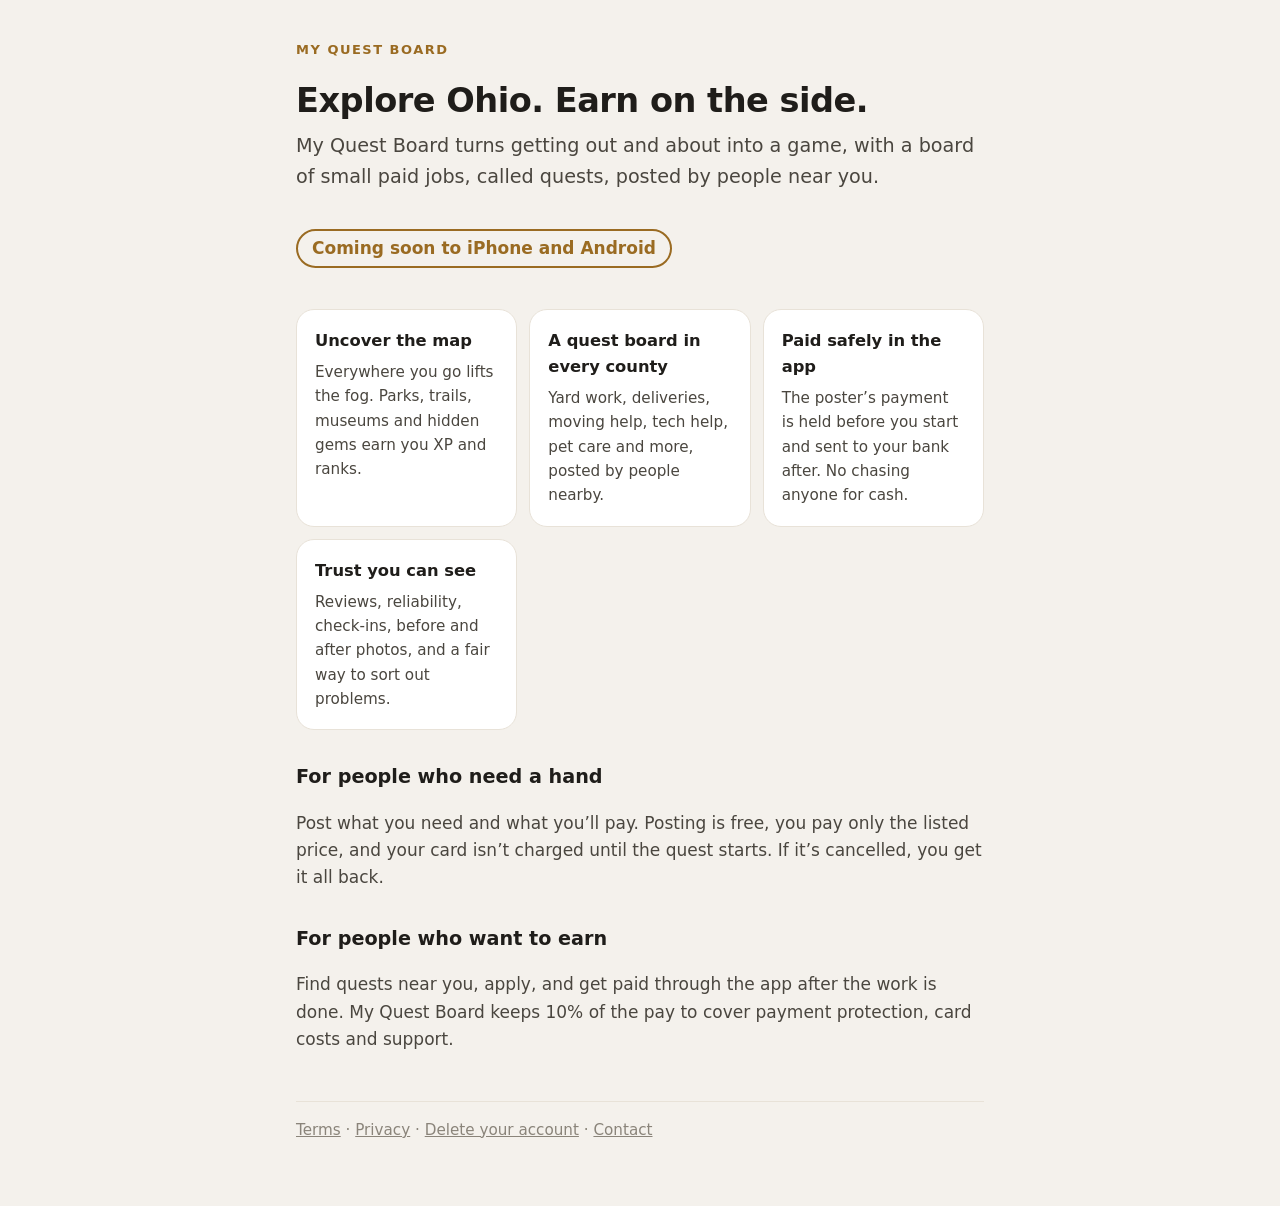
<file: index.html>
<!doctype html>
<html lang="en">
<head>
<meta charset="utf-8">
<meta name="viewport" content="width=device-width, initial-scale=1">
<title>My Quest Board</title>
<meta name="description" content="Explore Ohio and earn on the side. Uncover the map, visit places worth seeing, and pick up paid quests posted by people nearby.">
<link rel="stylesheet" href="/style.css">
</head>
<body>
<main>
<p class="brand">My Quest Board</p>
<h1>Explore Ohio. Earn on the side.</h1>
<p class="lead">My Quest Board turns getting out and about into a game, with a board of small paid jobs, called quests, posted by people near you.</p>
<p class="badge">Coming soon to iPhone and Android</p>

<div class="cards">
  <div class="card">
    <h3>Uncover the map</h3>
    <p>Everywhere you go lifts the fog. Parks, trails, museums and hidden gems earn you XP and ranks.</p>
  </div>
  <div class="card">
    <h3>A quest board in every county</h3>
    <p>Yard work, deliveries, moving help, tech help, pet care and more, posted by people nearby.</p>
  </div>
  <div class="card">
    <h3>Paid safely in the app</h3>
    <p>The poster’s payment is held before you start and sent to your bank after. No chasing anyone for cash.</p>
  </div>
  <div class="card">
    <h3>Trust you can see</h3>
    <p>Reviews, reliability, check-ins, before and after photos, and a fair way to sort out problems.</p>
  </div>
</div>

<h2>For people who need a hand</h2>
<p>Post what you need and what you’ll pay. Posting is free, you pay only the listed price, and your card isn’t charged until the quest starts. If it’s cancelled, you get it all back.</p>

<h2>For people who want to earn</h2>
<p>Find quests near you, apply, and get paid through the app after the work is done. My Quest Board keeps 10% of the pay to cover payment protection, card costs and support.</p>

<footer>
  <a href="/terms.html">Terms</a> ·
  <a href="/privacy.html">Privacy</a> ·
  <a href="/delete-account.html">Delete your account</a> ·
  <a href="mailto:adamayers@myquestboard.com">Contact</a>
</footer>
</main>
</body>
</html>
</file>
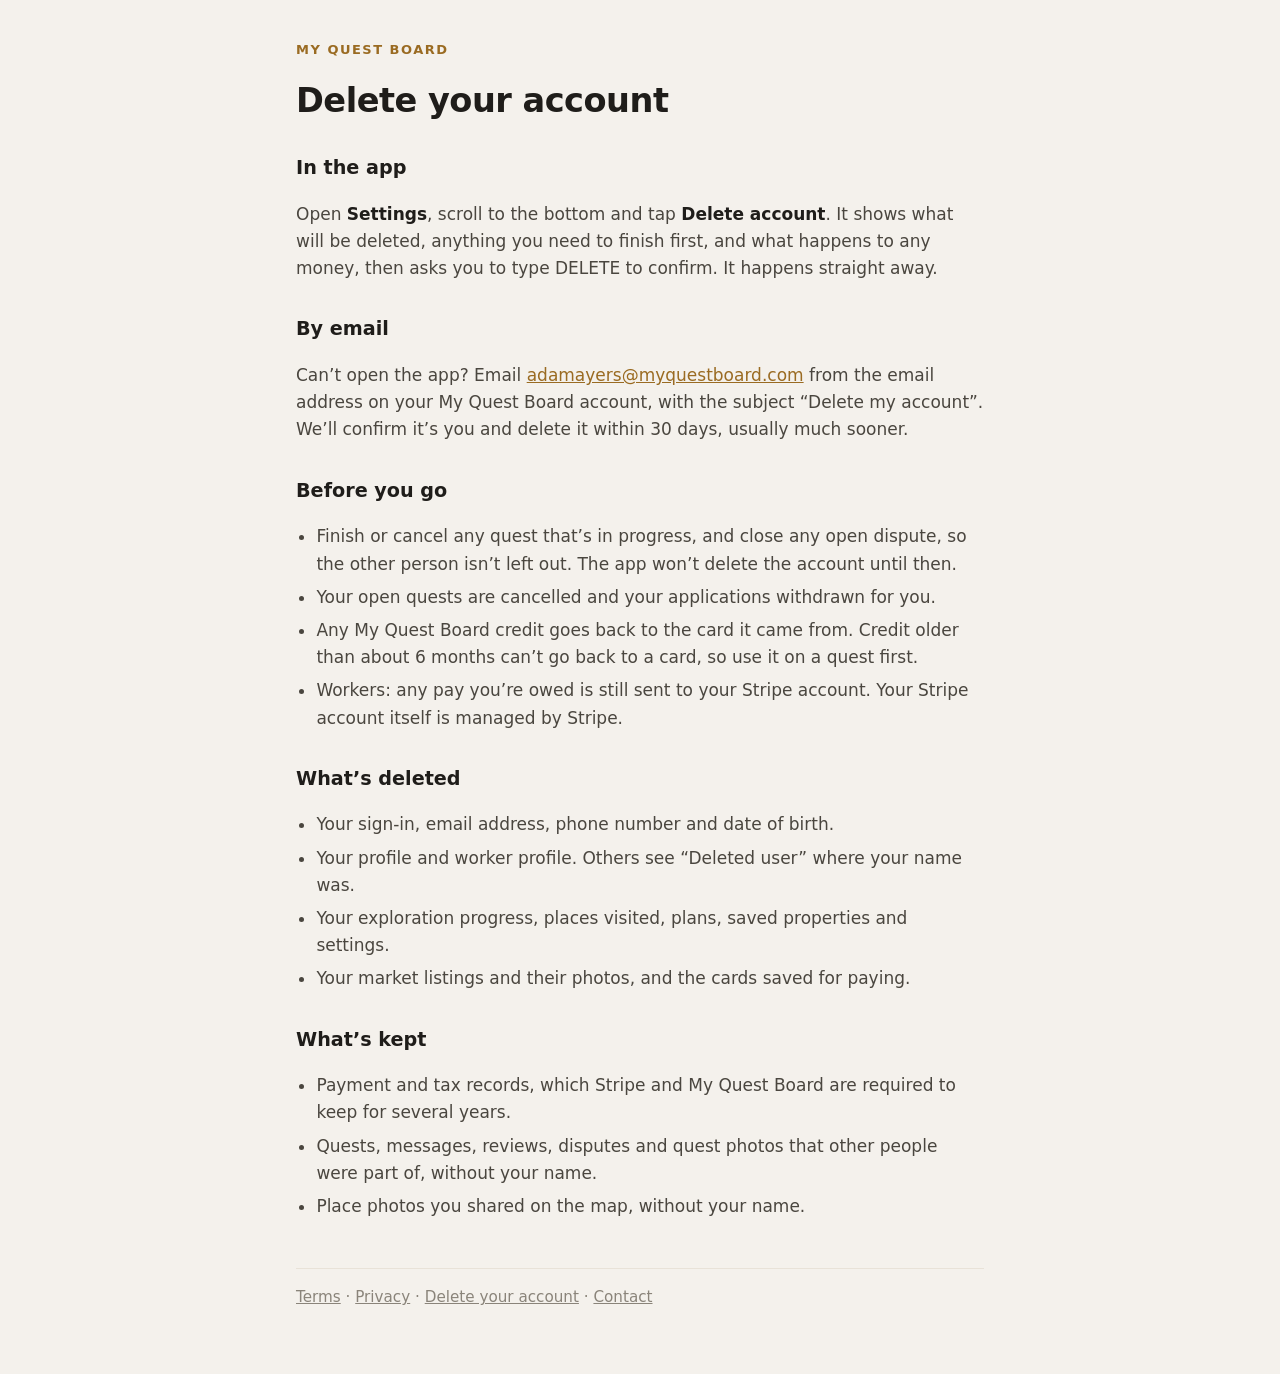
<file: delete-account.html>
<!doctype html>
<html lang="en">
<head>
<meta charset="utf-8">
<meta name="viewport" content="width=device-width, initial-scale=1">
<title>Delete your account · My Quest Board</title>
<meta name="description" content="How to delete your My Quest Board account and what happens to your information.">
<link rel="stylesheet" href="/style.css">
</head>
<body>
<main>
<p class="brand"><a href="/">My Quest Board</a></p>
<h1>Delete your account</h1>

<h2>In the app</h2>
<p>Open <strong>Settings</strong>, scroll to the bottom and tap <strong>Delete account</strong>. It shows what will be deleted, anything you need to finish first, and what happens to any money, then asks you to type DELETE to confirm. It happens straight away.</p>

<h2>By email</h2>
<p>Can’t open the app? Email <a href="mailto:adamayers@myquestboard.com?subject=Delete%20my%20account">adamayers@myquestboard.com</a> from the email address on your My Quest Board account, with the subject “Delete my account”. We’ll confirm it’s you and delete it within 30 days, usually much sooner.</p>

<h2>Before you go</h2>
<ul>
  <li>Finish or cancel any quest that’s in progress, and close any open dispute, so the other person isn’t left out. The app won’t delete the account until then.</li>
  <li>Your open quests are cancelled and your applications withdrawn for you.</li>
  <li>Any My Quest Board credit goes back to the card it came from. Credit older than about 6 months can’t go back to a card, so use it on a quest first.</li>
  <li>Workers: any pay you’re owed is still sent to your Stripe account. Your Stripe account itself is managed by Stripe.</li>
</ul>

<h2>What’s deleted</h2>
<ul>
  <li>Your sign-in, email address, phone number and date of birth.</li>
  <li>Your profile and worker profile. Others see “Deleted user” where your name was.</li>
  <li>Your exploration progress, places visited, plans, saved properties and settings.</li>
  <li>Your market listings and their photos, and the cards saved for paying.</li>
</ul>

<h2>What’s kept</h2>
<ul>
  <li>Payment and tax records, which Stripe and My Quest Board are required to keep for several years.</li>
  <li>Quests, messages, reviews, disputes and quest photos that other people were part of, without your name.</li>
  <li>Place photos you shared on the map, without your name.</li>
</ul>

<footer>
  <a href="/terms.html">Terms</a> ·
  <a href="/privacy.html">Privacy</a> ·
  <a href="/delete-account.html">Delete your account</a> ·
  <a href="mailto:adamayers@myquestboard.com">Contact</a>
</footer>
</main>
</body>
</html>
</file>
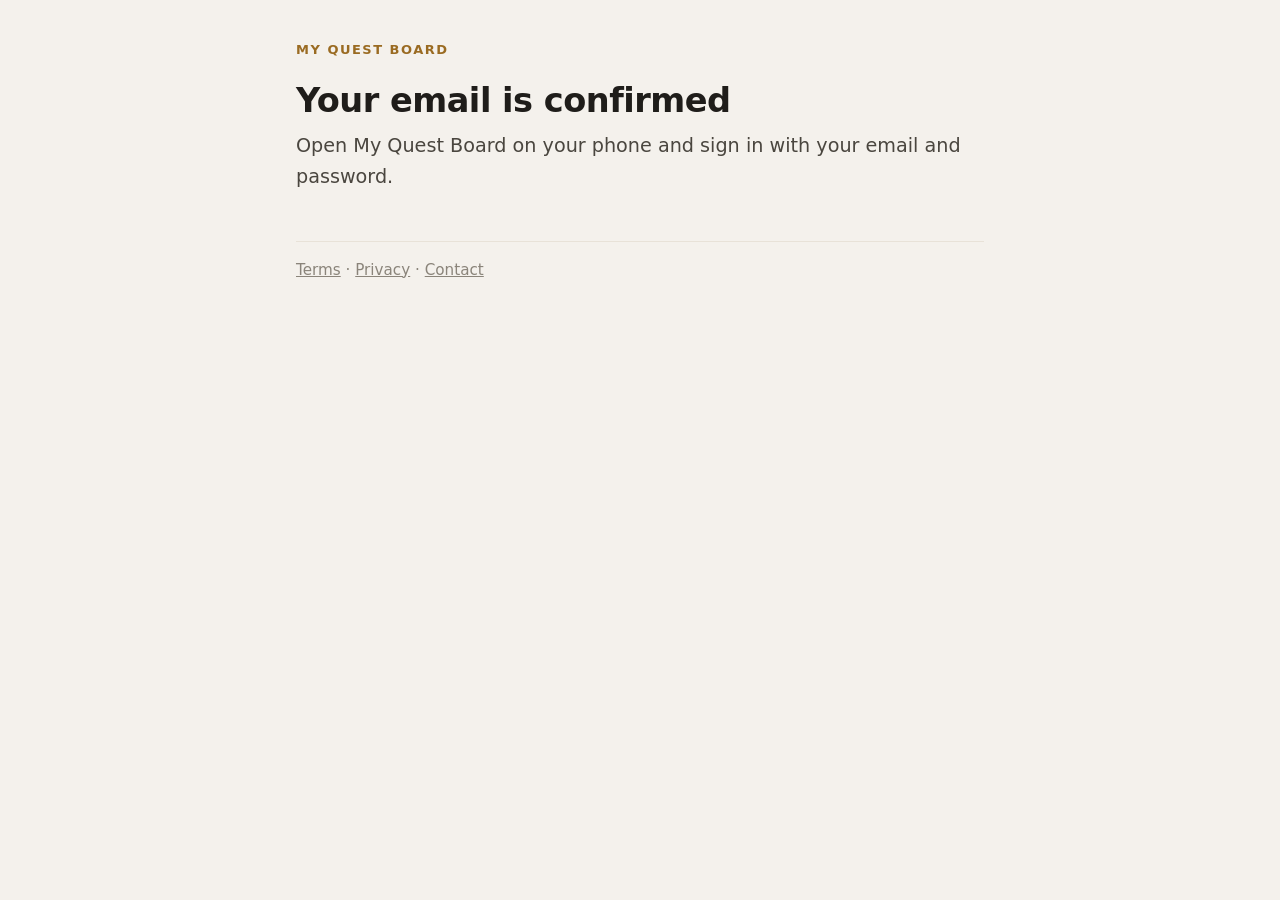
<file: open.html>
<!doctype html>
<html lang="en">
<head>
<meta charset="utf-8">
<meta name="viewport" content="width=device-width, initial-scale=1">
<meta name="robots" content="noindex">
<title>Open My Quest Board</title>
<link rel="stylesheet" href="/style.css">
</head>
<body>
<main>
<p class="brand"><a href="/">My Quest Board</a></p>
<!--
  Where My Quest Board's email links land (sign-up confirmation and password
  reset). Supabase has already checked the link and adds a one-time ?code=...
  This page hands that code to the app (myquestboard://auth/confirm or
  myquestboard://auth/reset), which finishes signing in. The code only works
  on the phone that asked for the email, so on a computer this page says what
  to do instead. ?to=confirm or ?to=reset says which email it was.
-->
<div id="phone" hidden>
  <h1 id="phone-title">Opening My Quest Board…</h1>
  <p class="lead" id="phone-text">If it doesn’t open by itself, tap the button.</p>
  <p><a class="button" id="open" href="#">Open My Quest Board</a></p>
  <p class="muted">Don’t have the app yet? It’s coming soon to iPhone and Android.</p>
</div>
<div id="computer" hidden>
  <h1 id="computer-title">Your email is confirmed</h1>
  <p class="lead" id="computer-text">Open My Quest Board on your phone and sign in with your email and password.</p>
</div>
<div id="failed" hidden>
  <h1>That link didn’t work</h1>
  <p class="lead" id="reason">It may have expired or already been used.</p>
  <p id="failed-next">Ask for a new one in the app.</p>
</div>
<footer>
  <a href="/terms.html">Terms</a> ·
  <a href="/privacy.html">Privacy</a> ·
  <a href="mailto:adamayers@myquestboard.com">Contact</a>
</footer>
</main>
<script>
  var params = new URLSearchParams(location.search.slice(1) + "&" + location.hash.slice(1));
  var to = params.get("to") === "reset" ? "reset" : "confirm";
  var code = params.get("code");
  var onPhone = /Android|iPhone|iPad|iPod/i.test(navigator.userAgent);
  function show(id) {
    ["phone", "computer", "failed"].forEach(function (x) { document.getElementById(x).hidden = x !== id; });
  }
  function text(id, value) { document.getElementById(id).textContent = value; }

  if (params.get("error") || params.get("error_code")) {
    if (params.get("error_code") === "otp_expired") text("reason", "The link has expired or was already used.");
    text("failed-next", to === "reset"
      ? "Ask for a new reset link in the app: Forgot password? on the sign-in screen."
      : "If you’ve already confirmed your email, just sign in. Otherwise, sign in to get a new confirmation link.");
    show("failed");
  } else if (onPhone && code) {
    var appUrl = "myquestboard://auth/" + to + "?code=" + encodeURIComponent(code);
    document.getElementById("open").href = appUrl;
    if (to === "reset") text("phone-title", "Opening My Quest Board to reset your password…");
    show("phone");
    location.href = appUrl;
  } else if (to === "reset") {
    text("computer-title", "Open this on your phone");
    text("computer-text", "Password resets finish in the app. Open the reset email on the phone you asked for it on, and tap the button again.");
    show("computer");
  } else {
    // Supabase confirms the email before sending people here, so it's done.
    show("computer");
  }
</script>
</body>
</html>
</file>
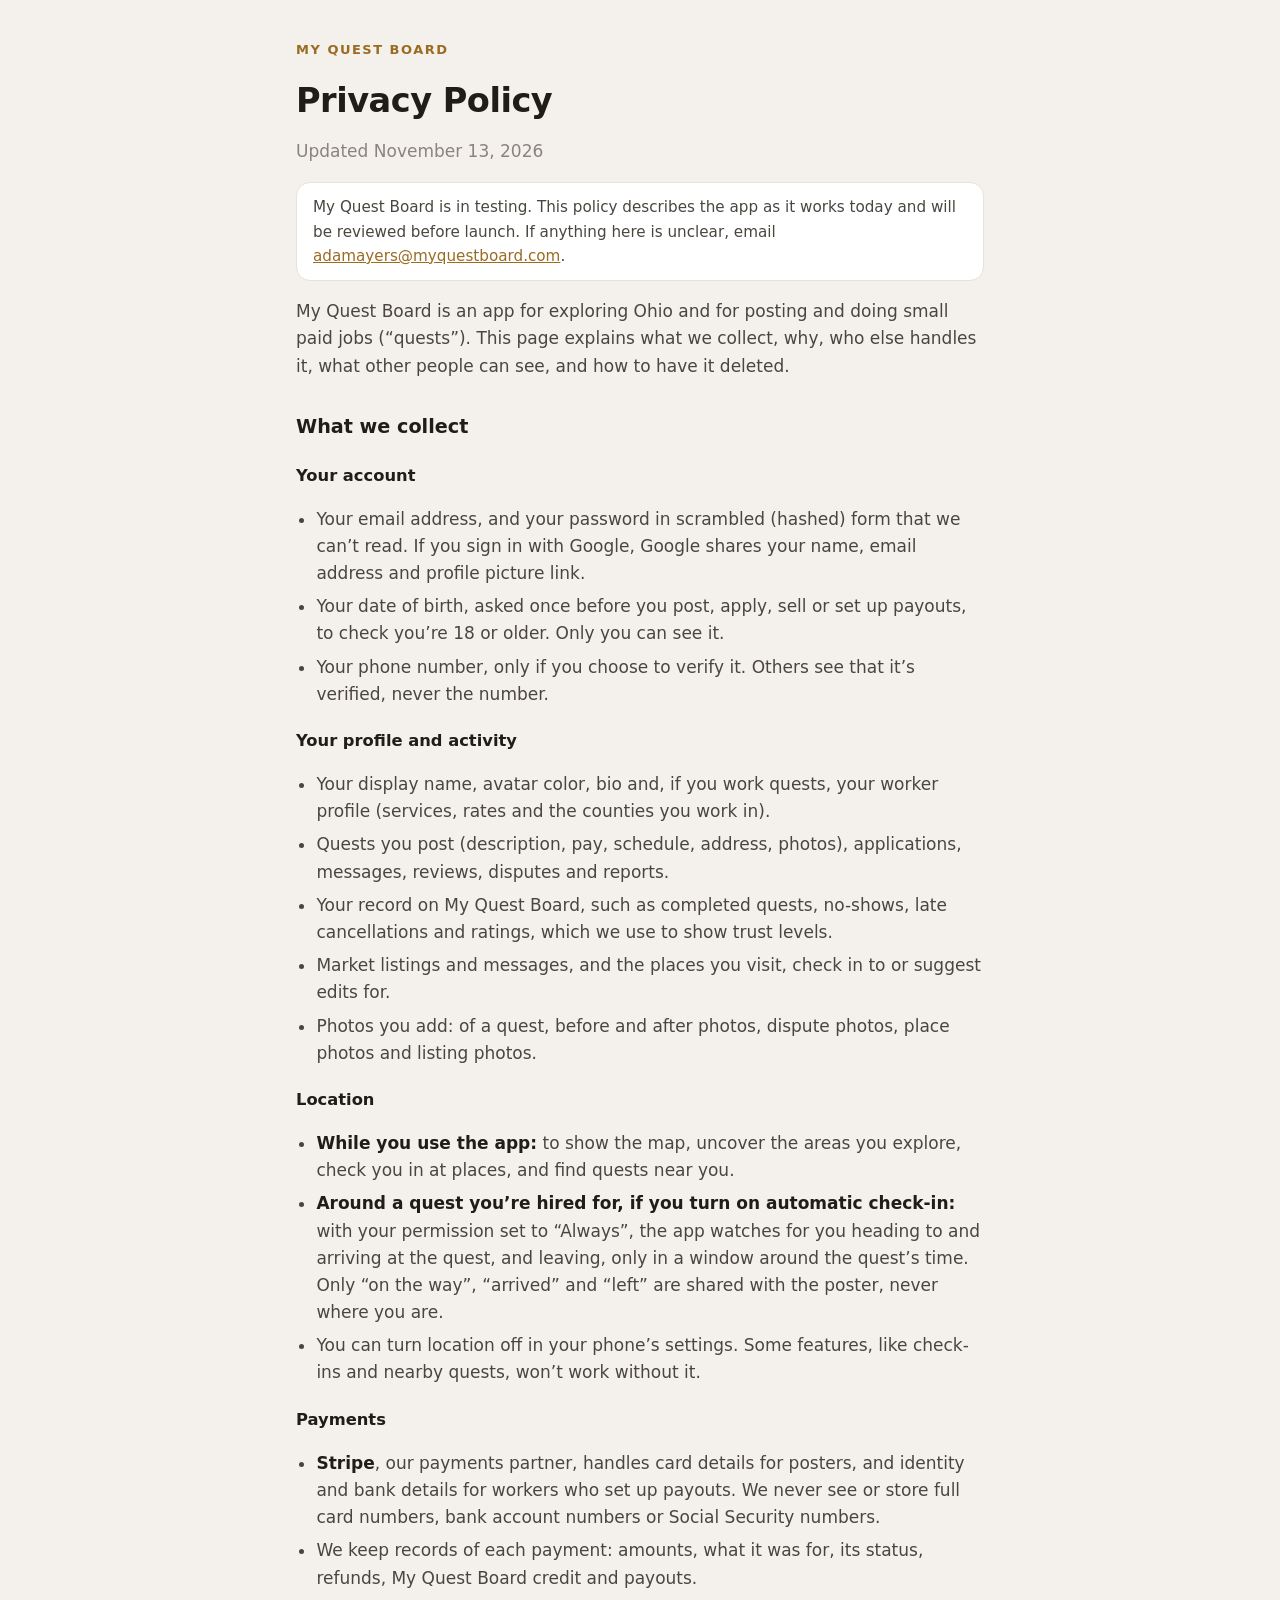
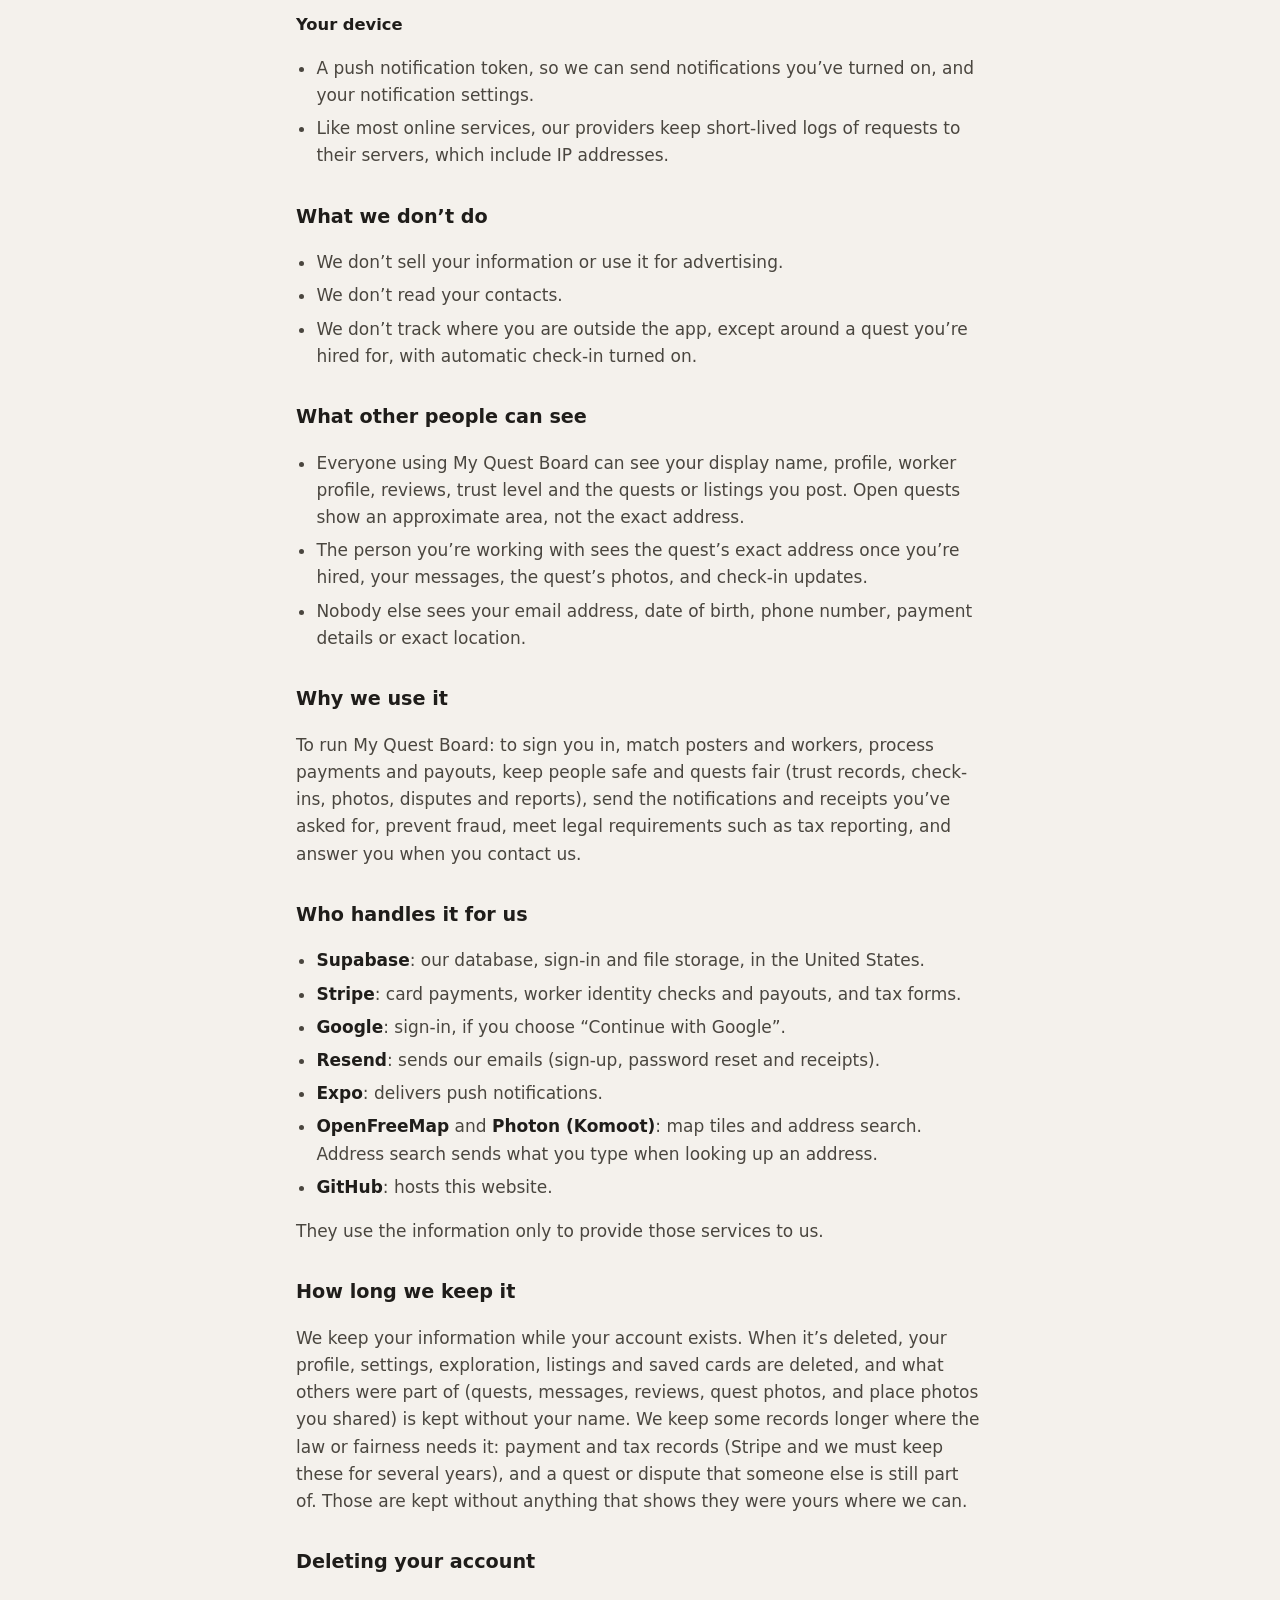
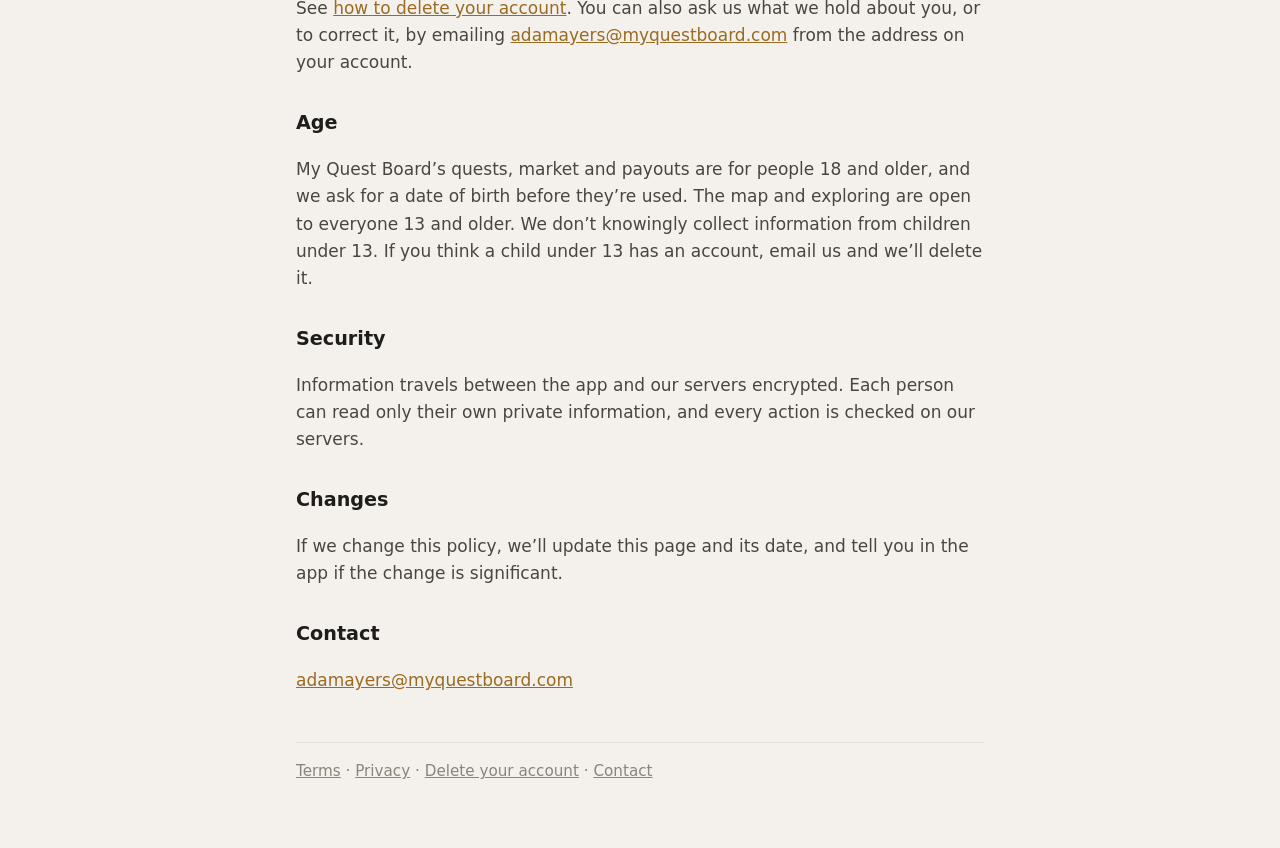
<file: privacy.html>
<!doctype html>
<html lang="en">
<head>
<meta charset="utf-8">
<meta name="viewport" content="width=device-width, initial-scale=1">
<title>Privacy Policy · My Quest Board</title>
<meta name="description" content="What My Quest Board collects, why, who handles it, and how to have it deleted.">
<link rel="stylesheet" href="/style.css">
</head>
<body>
<main>
<p class="brand"><a href="/">My Quest Board</a></p>
<h1>Privacy Policy</h1>
<p class="muted">Updated November 13, 2026</p>
<p class="note">My Quest Board is in testing. This policy describes the app as it works today and will be reviewed before launch. If anything here is unclear, email <a href="mailto:adamayers@myquestboard.com">adamayers@myquestboard.com</a>.</p>

<p>My Quest Board is an app for exploring Ohio and for posting and doing small paid jobs (“quests”). This page explains what we collect, why, who else handles it, what other people can see, and how to have it deleted.</p>

<h2>What we collect</h2>
<h3>Your account</h3>
<ul>
  <li>Your email address, and your password in scrambled (hashed) form that we can’t read. If you sign in with Google, Google shares your name, email address and profile picture link.</li>
  <li>Your date of birth, asked once before you post, apply, sell or set up payouts, to check you’re 18 or older. Only you can see it.</li>
  <li>Your phone number, only if you choose to verify it. Others see that it’s verified, never the number.</li>
</ul>
<h3>Your profile and activity</h3>
<ul>
  <li>Your display name, avatar color, bio and, if you work quests, your worker profile (services, rates and the counties you work in).</li>
  <li>Quests you post (description, pay, schedule, address, photos), applications, messages, reviews, disputes and reports.</li>
  <li>Your record on My Quest Board, such as completed quests, no-shows, late cancellations and ratings, which we use to show trust levels.</li>
  <li>Market listings and messages, and the places you visit, check in to or suggest edits for.</li>
  <li>Photos you add: of a quest, before and after photos, dispute photos, place photos and listing photos.</li>
</ul>
<h3>Location</h3>
<ul>
  <li><strong>While you use the app:</strong> to show the map, uncover the areas you explore, check you in at places, and find quests near you.</li>
  <li><strong>Around a quest you’re hired for, if you turn on automatic check-in:</strong> with your permission set to “Always”, the app watches for you heading to and arriving at the quest, and leaving, only in a window around the quest’s time. Only “on the way”, “arrived” and “left” are shared with the poster, never where you are.</li>
  <li>You can turn location off in your phone’s settings. Some features, like check-ins and nearby quests, won’t work without it.</li>
</ul>
<h3>Payments</h3>
<ul>
  <li><strong>Stripe</strong>, our payments partner, handles card details for posters, and identity and bank details for workers who set up payouts. We never see or store full card numbers, bank account numbers or Social Security numbers.</li>
  <li>We keep records of each payment: amounts, what it was for, its status, refunds, My Quest Board credit and payouts.</li>
</ul>
<h3>Your device</h3>
<ul>
  <li>A push notification token, so we can send notifications you’ve turned on, and your notification settings.</li>
  <li>Like most online services, our providers keep short-lived logs of requests to their servers, which include IP addresses.</li>
</ul>

<h2>What we don’t do</h2>
<ul>
  <li>We don’t sell your information or use it for advertising.</li>
  <li>We don’t read your contacts.</li>
  <li>We don’t track where you are outside the app, except around a quest you’re hired for, with automatic check-in turned on.</li>
</ul>

<h2>What other people can see</h2>
<ul>
  <li>Everyone using My Quest Board can see your display name, profile, worker profile, reviews, trust level and the quests or listings you post. Open quests show an approximate area, not the exact address.</li>
  <li>The person you’re working with sees the quest’s exact address once you’re hired, your messages, the quest’s photos, and check-in updates.</li>
  <li>Nobody else sees your email address, date of birth, phone number, payment details or exact location.</li>
</ul>

<h2>Why we use it</h2>
<p>To run My Quest Board: to sign you in, match posters and workers, process payments and payouts, keep people safe and quests fair (trust records, check-ins, photos, disputes and reports), send the notifications and receipts you’ve asked for, prevent fraud, meet legal requirements such as tax reporting, and answer you when you contact us.</p>

<h2>Who handles it for us</h2>
<ul>
  <li><strong>Supabase</strong>: our database, sign-in and file storage, in the United States.</li>
  <li><strong>Stripe</strong>: card payments, worker identity checks and payouts, and tax forms.</li>
  <li><strong>Google</strong>: sign-in, if you choose “Continue with Google”.</li>
  <li><strong>Resend</strong>: sends our emails (sign-up, password reset and receipts).</li>
  <li><strong>Expo</strong>: delivers push notifications.</li>
  <li><strong>OpenFreeMap</strong> and <strong>Photon (Komoot)</strong>: map tiles and address search. Address search sends what you type when looking up an address.</li>
  <li><strong>GitHub</strong>: hosts this website.</li>
</ul>
<p>They use the information only to provide those services to us.</p>

<h2>How long we keep it</h2>
<p>We keep your information while your account exists. When it’s deleted, your profile, settings, exploration, listings and saved cards are deleted, and what others were part of (quests, messages, reviews, quest photos, and place photos you shared) is kept without your name. We keep some records longer where the law or fairness needs it: payment and tax records (Stripe and we must keep these for several years), and a quest or dispute that someone else is still part of. Those are kept without anything that shows they were yours where we can.</p>

<h2>Deleting your account</h2>
<p>See <a href="/delete-account.html">how to delete your account</a>. You can also ask us what we hold about you, or to correct it, by emailing <a href="mailto:adamayers@myquestboard.com">adamayers@myquestboard.com</a> from the address on your account.</p>

<h2>Age</h2>
<p>My Quest Board’s quests, market and payouts are for people 18 and older, and we ask for a date of birth before they’re used. The map and exploring are open to everyone 13 and older. We don’t knowingly collect information from children under 13. If you think a child under 13 has an account, email us and we’ll delete it.</p>

<h2>Security</h2>
<p>Information travels between the app and our servers encrypted. Each person can read only their own private information, and every action is checked on our servers.</p>

<h2>Changes</h2>
<p>If we change this policy, we’ll update this page and its date, and tell you in the app if the change is significant.</p>

<h2>Contact</h2>
<p><a href="mailto:adamayers@myquestboard.com">adamayers@myquestboard.com</a></p>

<footer>
  <a href="/terms.html">Terms</a> ·
  <a href="/privacy.html">Privacy</a> ·
  <a href="/delete-account.html">Delete your account</a> ·
  <a href="mailto:adamayers@myquestboard.com">Contact</a>
</footer>
</main>
</body>
</html>
</file>
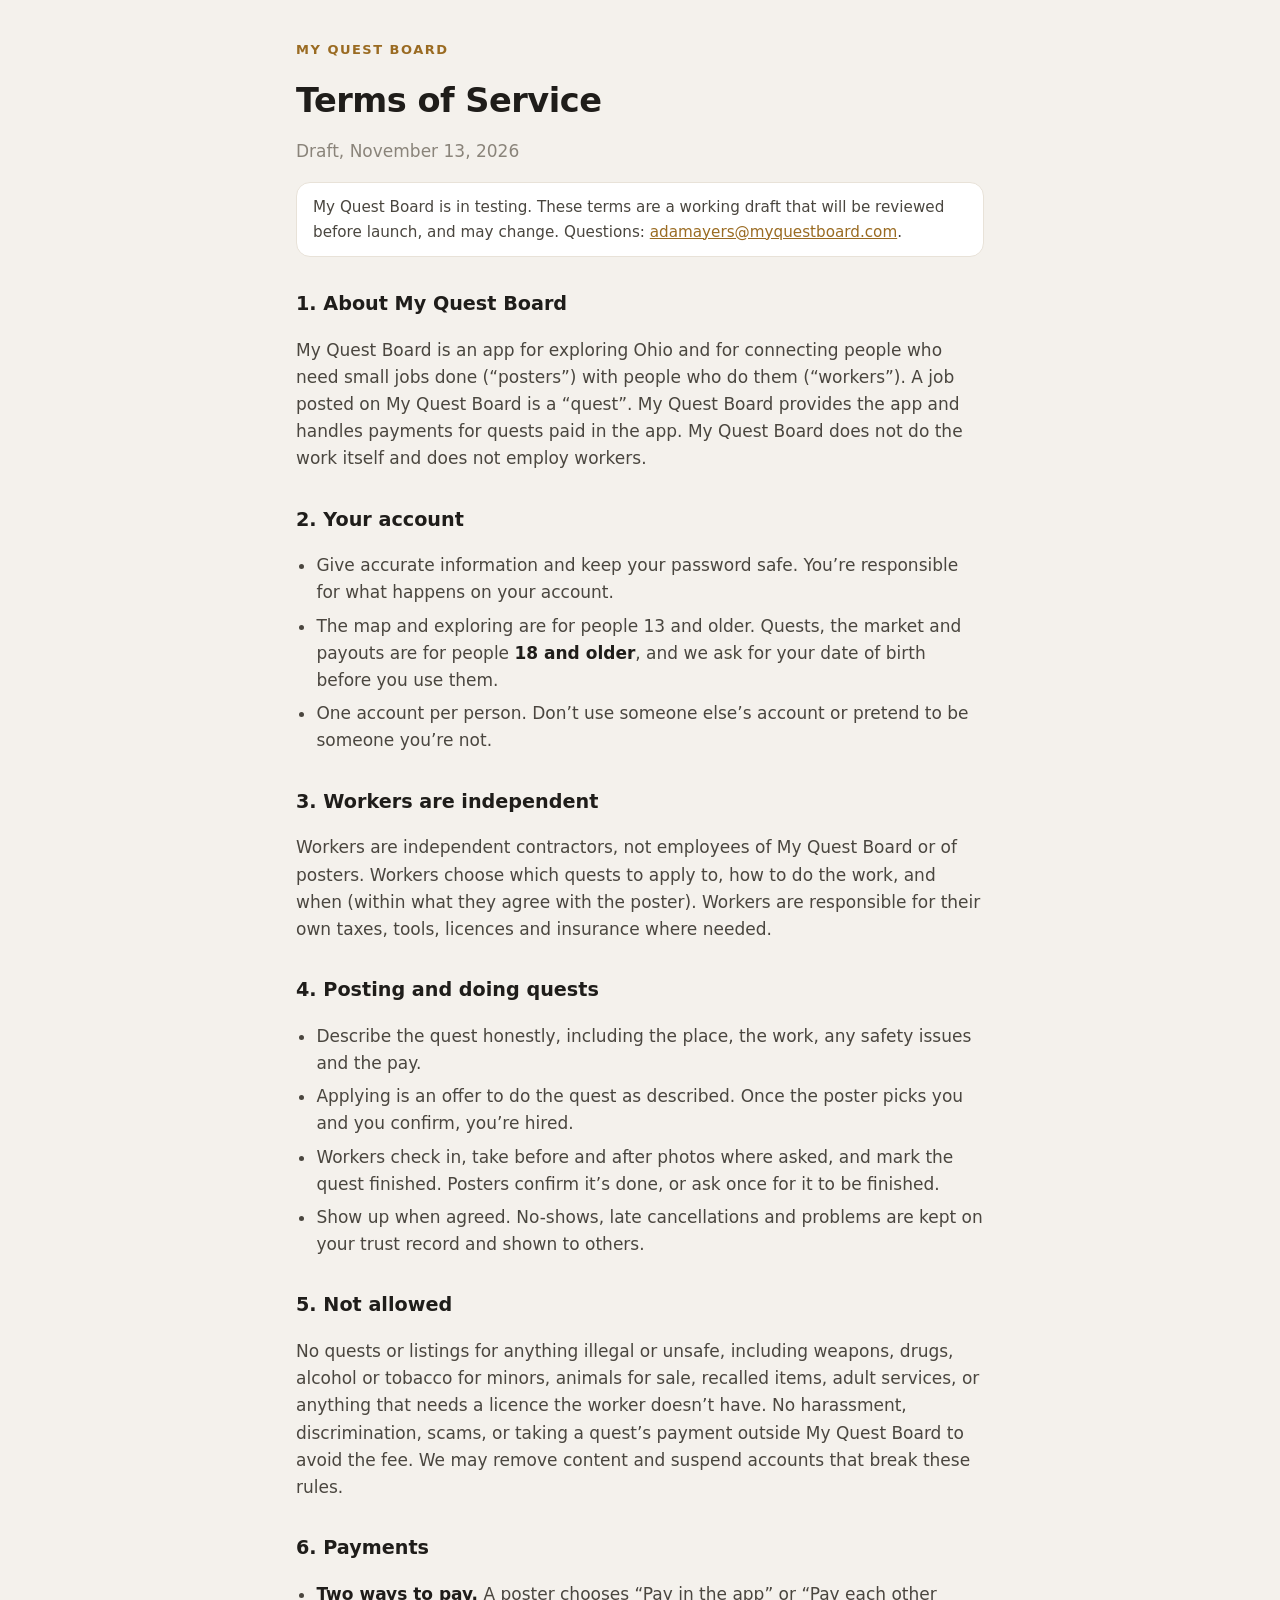
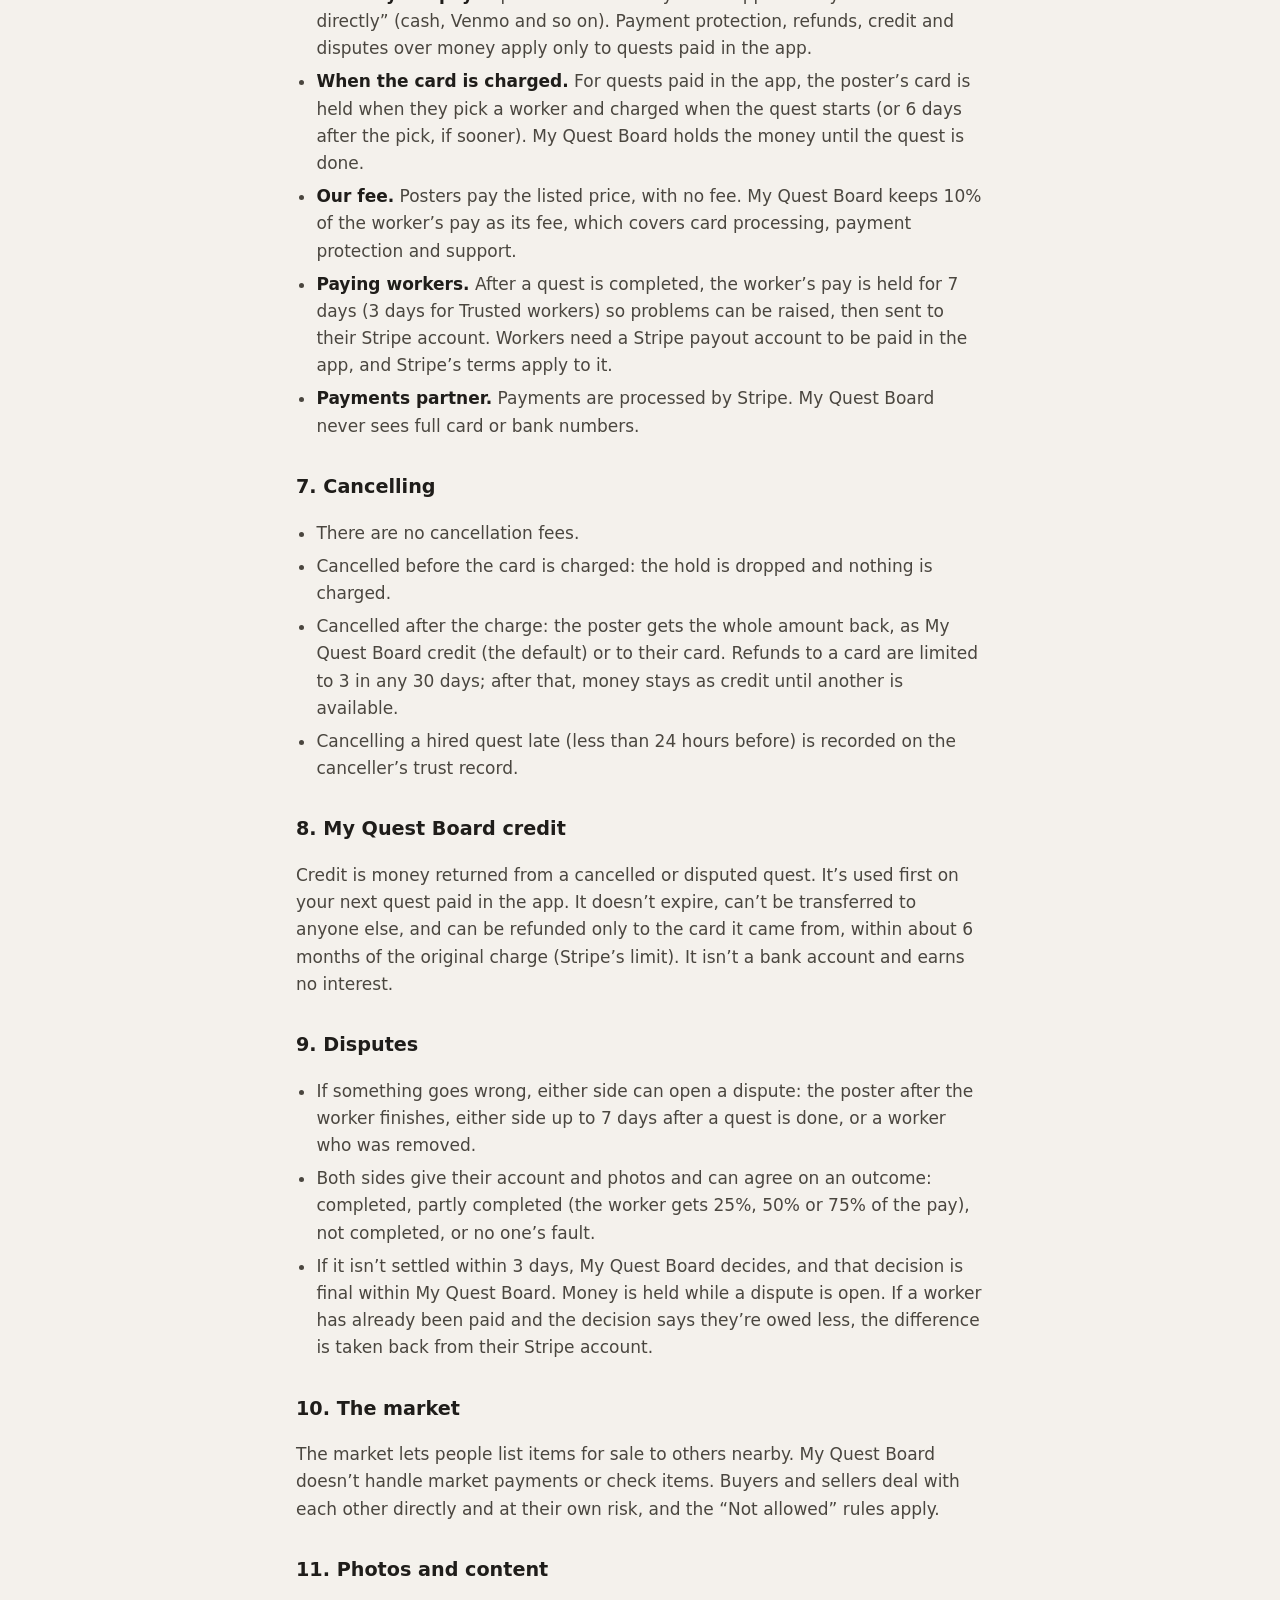
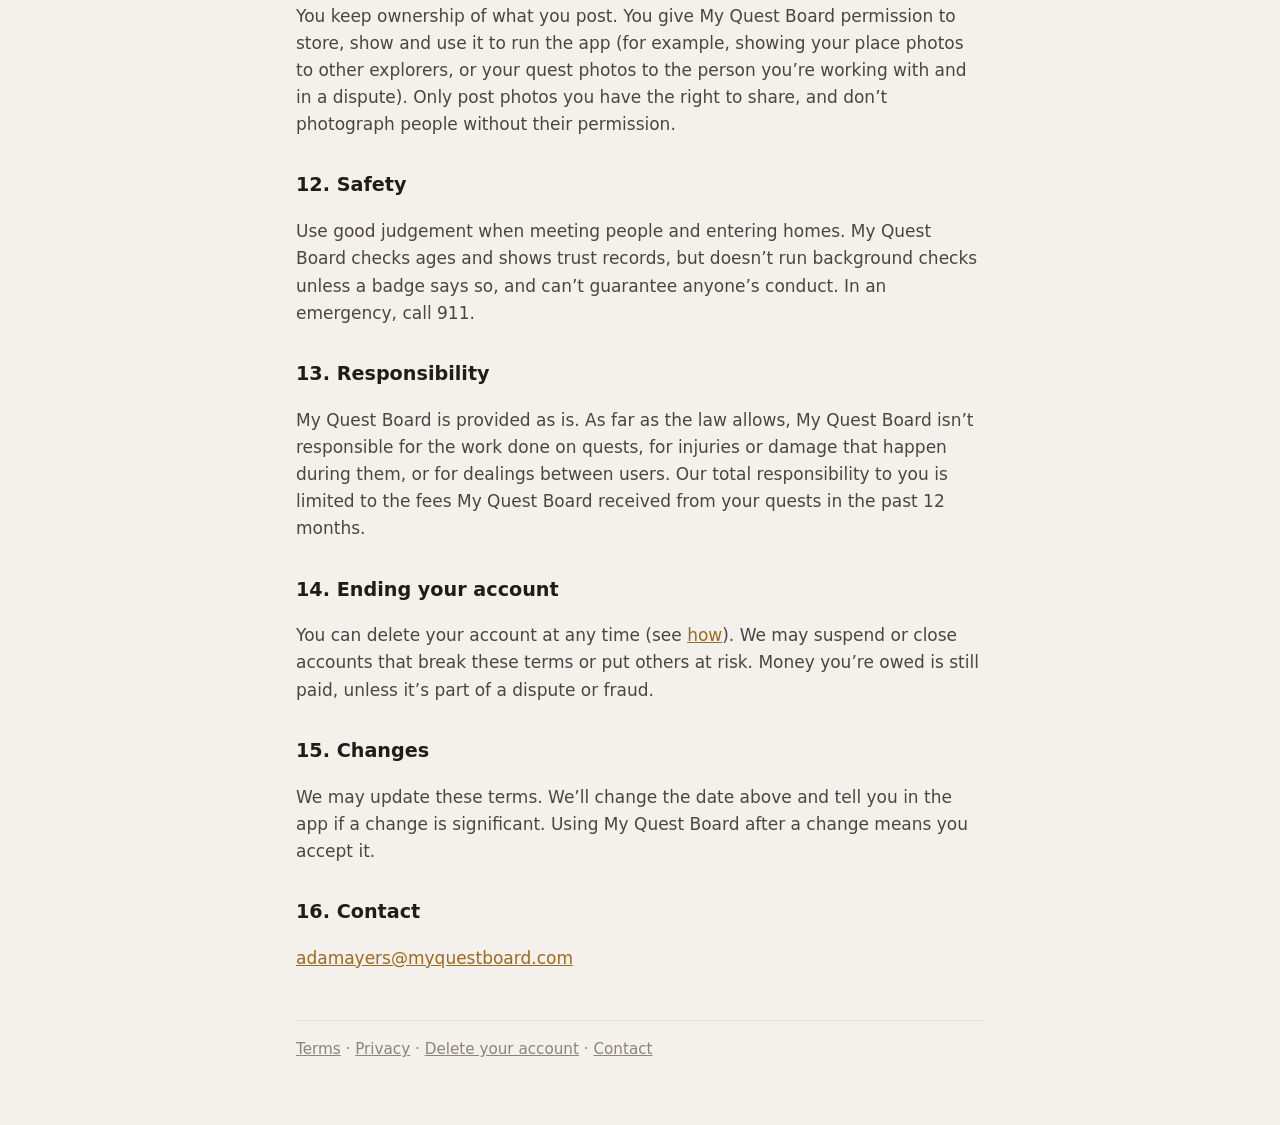
<file: terms.html>
<!doctype html>
<html lang="en">
<head>
<meta charset="utf-8">
<meta name="viewport" content="width=device-width, initial-scale=1">
<title>Terms of Service · My Quest Board</title>
<meta name="description" content="The rules for using My Quest Board: quests, payments, fees, cancellations, disputes and the market.">
<link rel="stylesheet" href="/style.css">
</head>
<body>
<main>
<p class="brand"><a href="/">My Quest Board</a></p>
<h1>Terms of Service</h1>
<p class="muted">Draft, November 13, 2026</p>
<p class="note">My Quest Board is in testing. These terms are a working draft that will be reviewed before launch, and may change. Questions: <a href="mailto:adamayers@myquestboard.com">adamayers@myquestboard.com</a>.</p>

<h2>1. About My Quest Board</h2>
<p>My Quest Board is an app for exploring Ohio and for connecting people who need small jobs done (“posters”) with people who do them (“workers”). A job posted on My Quest Board is a “quest”. My Quest Board provides the app and handles payments for quests paid in the app. My Quest Board does not do the work itself and does not employ workers.</p>

<h2>2. Your account</h2>
<ul>
  <li>Give accurate information and keep your password safe. You’re responsible for what happens on your account.</li>
  <li>The map and exploring are for people 13 and older. Quests, the market and payouts are for people <strong>18 and older</strong>, and we ask for your date of birth before you use them.</li>
  <li>One account per person. Don’t use someone else’s account or pretend to be someone you’re not.</li>
</ul>

<h2>3. Workers are independent</h2>
<p>Workers are independent contractors, not employees of My Quest Board or of posters. Workers choose which quests to apply to, how to do the work, and when (within what they agree with the poster). Workers are responsible for their own taxes, tools, licences and insurance where needed.</p>

<h2>4. Posting and doing quests</h2>
<ul>
  <li>Describe the quest honestly, including the place, the work, any safety issues and the pay.</li>
  <li>Applying is an offer to do the quest as described. Once the poster picks you and you confirm, you’re hired.</li>
  <li>Workers check in, take before and after photos where asked, and mark the quest finished. Posters confirm it’s done, or ask once for it to be finished.</li>
  <li>Show up when agreed. No-shows, late cancellations and problems are kept on your trust record and shown to others.</li>
</ul>

<h2>5. Not allowed</h2>
<p>No quests or listings for anything illegal or unsafe, including weapons, drugs, alcohol or tobacco for minors, animals for sale, recalled items, adult services, or anything that needs a licence the worker doesn’t have. No harassment, discrimination, scams, or taking a quest’s payment outside My Quest Board to avoid the fee. We may remove content and suspend accounts that break these rules.</p>

<h2>6. Payments</h2>
<ul>
  <li><strong>Two ways to pay.</strong> A poster chooses “Pay in the app” or “Pay each other directly” (cash, Venmo and so on). Payment protection, refunds, credit and disputes over money apply only to quests paid in the app.</li>
  <li><strong>When the card is charged.</strong> For quests paid in the app, the poster’s card is held when they pick a worker and charged when the quest starts (or 6 days after the pick, if sooner). My Quest Board holds the money until the quest is done.</li>
  <li><strong>Our fee.</strong> Posters pay the listed price, with no fee. My Quest Board keeps 10% of the worker’s pay as its fee, which covers card processing, payment protection and support.</li>
  <li><strong>Paying workers.</strong> After a quest is completed, the worker’s pay is held for 7 days (3 days for Trusted workers) so problems can be raised, then sent to their Stripe account. Workers need a Stripe payout account to be paid in the app, and Stripe’s terms apply to it.</li>
  <li><strong>Payments partner.</strong> Payments are processed by Stripe. My Quest Board never sees full card or bank numbers.</li>
</ul>

<h2>7. Cancelling</h2>
<ul>
  <li>There are no cancellation fees.</li>
  <li>Cancelled before the card is charged: the hold is dropped and nothing is charged.</li>
  <li>Cancelled after the charge: the poster gets the whole amount back, as My Quest Board credit (the default) or to their card. Refunds to a card are limited to 3 in any 30 days; after that, money stays as credit until another is available.</li>
  <li>Cancelling a hired quest late (less than 24 hours before) is recorded on the canceller’s trust record.</li>
</ul>

<h2>8. My Quest Board credit</h2>
<p>Credit is money returned from a cancelled or disputed quest. It’s used first on your next quest paid in the app. It doesn’t expire, can’t be transferred to anyone else, and can be refunded only to the card it came from, within about 6 months of the original charge (Stripe’s limit). It isn’t a bank account and earns no interest.</p>

<h2>9. Disputes</h2>
<ul>
  <li>If something goes wrong, either side can open a dispute: the poster after the worker finishes, either side up to 7 days after a quest is done, or a worker who was removed.</li>
  <li>Both sides give their account and photos and can agree on an outcome: completed, partly completed (the worker gets 25%, 50% or 75% of the pay), not completed, or no one’s fault.</li>
  <li>If it isn’t settled within 3 days, My Quest Board decides, and that decision is final within My Quest Board. Money is held while a dispute is open. If a worker has already been paid and the decision says they’re owed less, the difference is taken back from their Stripe account.</li>
</ul>

<h2>10. The market</h2>
<p>The market lets people list items for sale to others nearby. My Quest Board doesn’t handle market payments or check items. Buyers and sellers deal with each other directly and at their own risk, and the “Not allowed” rules apply.</p>

<h2>11. Photos and content</h2>
<p>You keep ownership of what you post. You give My Quest Board permission to store, show and use it to run the app (for example, showing your place photos to other explorers, or your quest photos to the person you’re working with and in a dispute). Only post photos you have the right to share, and don’t photograph people without their permission.</p>

<h2>12. Safety</h2>
<p>Use good judgement when meeting people and entering homes. My Quest Board checks ages and shows trust records, but doesn’t run background checks unless a badge says so, and can’t guarantee anyone’s conduct. In an emergency, call 911.</p>

<h2>13. Responsibility</h2>
<p>My Quest Board is provided as is. As far as the law allows, My Quest Board isn’t responsible for the work done on quests, for injuries or damage that happen during them, or for dealings between users. Our total responsibility to you is limited to the fees My Quest Board received from your quests in the past 12 months.</p>

<h2>14. Ending your account</h2>
<p>You can delete your account at any time (see <a href="/delete-account.html">how</a>). We may suspend or close accounts that break these terms or put others at risk. Money you’re owed is still paid, unless it’s part of a dispute or fraud.</p>

<h2>15. Changes</h2>
<p>We may update these terms. We’ll change the date above and tell you in the app if a change is significant. Using My Quest Board after a change means you accept it.</p>

<h2>16. Contact</h2>
<p><a href="mailto:adamayers@myquestboard.com">adamayers@myquestboard.com</a></p>

<footer>
  <a href="/terms.html">Terms</a> ·
  <a href="/privacy.html">Privacy</a> ·
  <a href="/delete-account.html">Delete your account</a> ·
  <a href="mailto:adamayers@myquestboard.com">Contact</a>
</footer>
</main>
</body>
</html>
</file>
<file: style.css>
:root {
  --bg: #f4f1ec;
  --card: #ffffff;
  --text: #1f1d1a;
  --soft: #4a463f;
  --muted: #8a847a;
  --line: #e8e2d8;
  --accent: #9a6b22;
  --on-accent: #ffffff;
}
@media (prefers-color-scheme: dark) {
  :root {
    --bg: #14120f;
    --card: #1d1a16;
    --text: #f3eee6;
    --soft: #cfc6b8;
    --muted: #9a917f;
    --line: #2e2a24;
    --accent: #ffc94a;
    --on-accent: #241a07;
  }
}
* { box-sizing: border-box; }
body {
  margin: 0;
  background: var(--bg);
  color: var(--text);
  font: 17px/1.6 system-ui, -apple-system, "Segoe UI", Roboto, sans-serif;
}
main { max-width: 720px; margin: 0 auto; padding: 40px 16px 64px; }
.brand {
  margin: 0 0 20px;
  font-size: 13px;
  font-weight: 800;
  letter-spacing: 1.5px;
  text-transform: uppercase;
  color: var(--accent);
}
.brand a { color: inherit; text-decoration: none; }
h1 { font-size: 2.1rem; line-height: 1.2; margin: 0 0 10px; letter-spacing: -0.5px; }
h2 { font-size: 1.2rem; margin: 32px 0 8px; }
h3 { font-size: 1.02rem; margin: 20px 0 4px; }
p, li { color: var(--soft); }
strong { color: var(--text); }
a { color: var(--accent); }
ul { padding-left: 1.2em; }
li { margin-bottom: 6px; }
.lead { font-size: 1.2rem; margin-top: 0; }
.muted { color: var(--muted); }
.note {
  padding: 12px 16px;
  border-radius: 14px;
  background: var(--card);
  border: 1px solid var(--line);
  color: var(--soft);
  font-size: 0.95rem;
}
.badge {
  display: inline-block;
  border: 2px solid var(--accent);
  color: var(--accent);
  border-radius: 999px;
  padding: 4px 14px;
  font-weight: 800;
}
.cards { display: grid; grid-template-columns: repeat(auto-fit, minmax(200px, 1fr)); gap: 12px; margin: 24px 0; }
.card { padding: 18px; border-radius: 18px; background: var(--card); border: 1px solid var(--line); }
.card h3 { margin: 0 0 6px; }
.card p { margin: 0; font-size: 0.95rem; }
.button {
  display: inline-block;
  background: var(--accent);
  color: var(--on-accent);
  text-decoration: none;
  font-weight: 800;
  border-radius: 14px;
  padding: 13px 22px;
  border: 0;
  font-size: 1rem;
  cursor: pointer;
}
footer { margin-top: 48px; padding-top: 16px; border-top: 1px solid var(--line); color: var(--muted); font-size: 0.95rem; }
footer a { color: var(--muted); }
</file>
